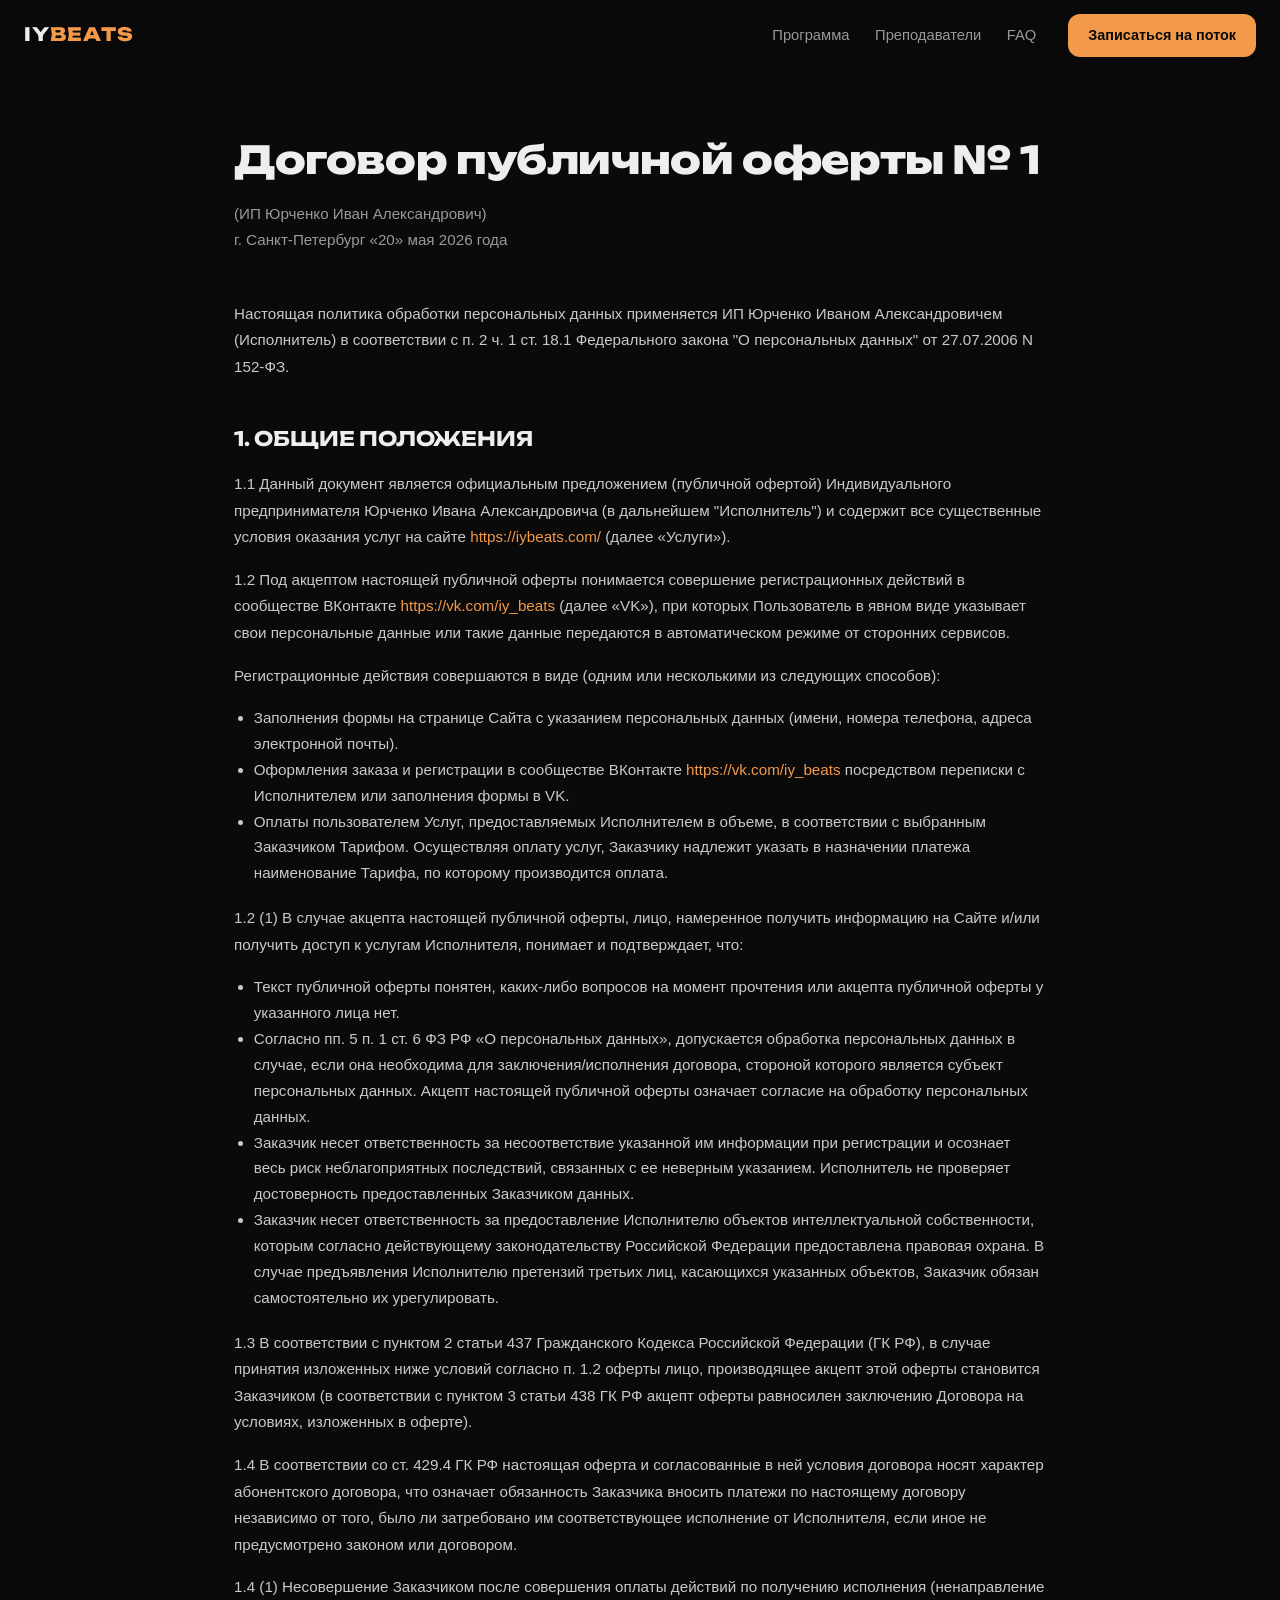
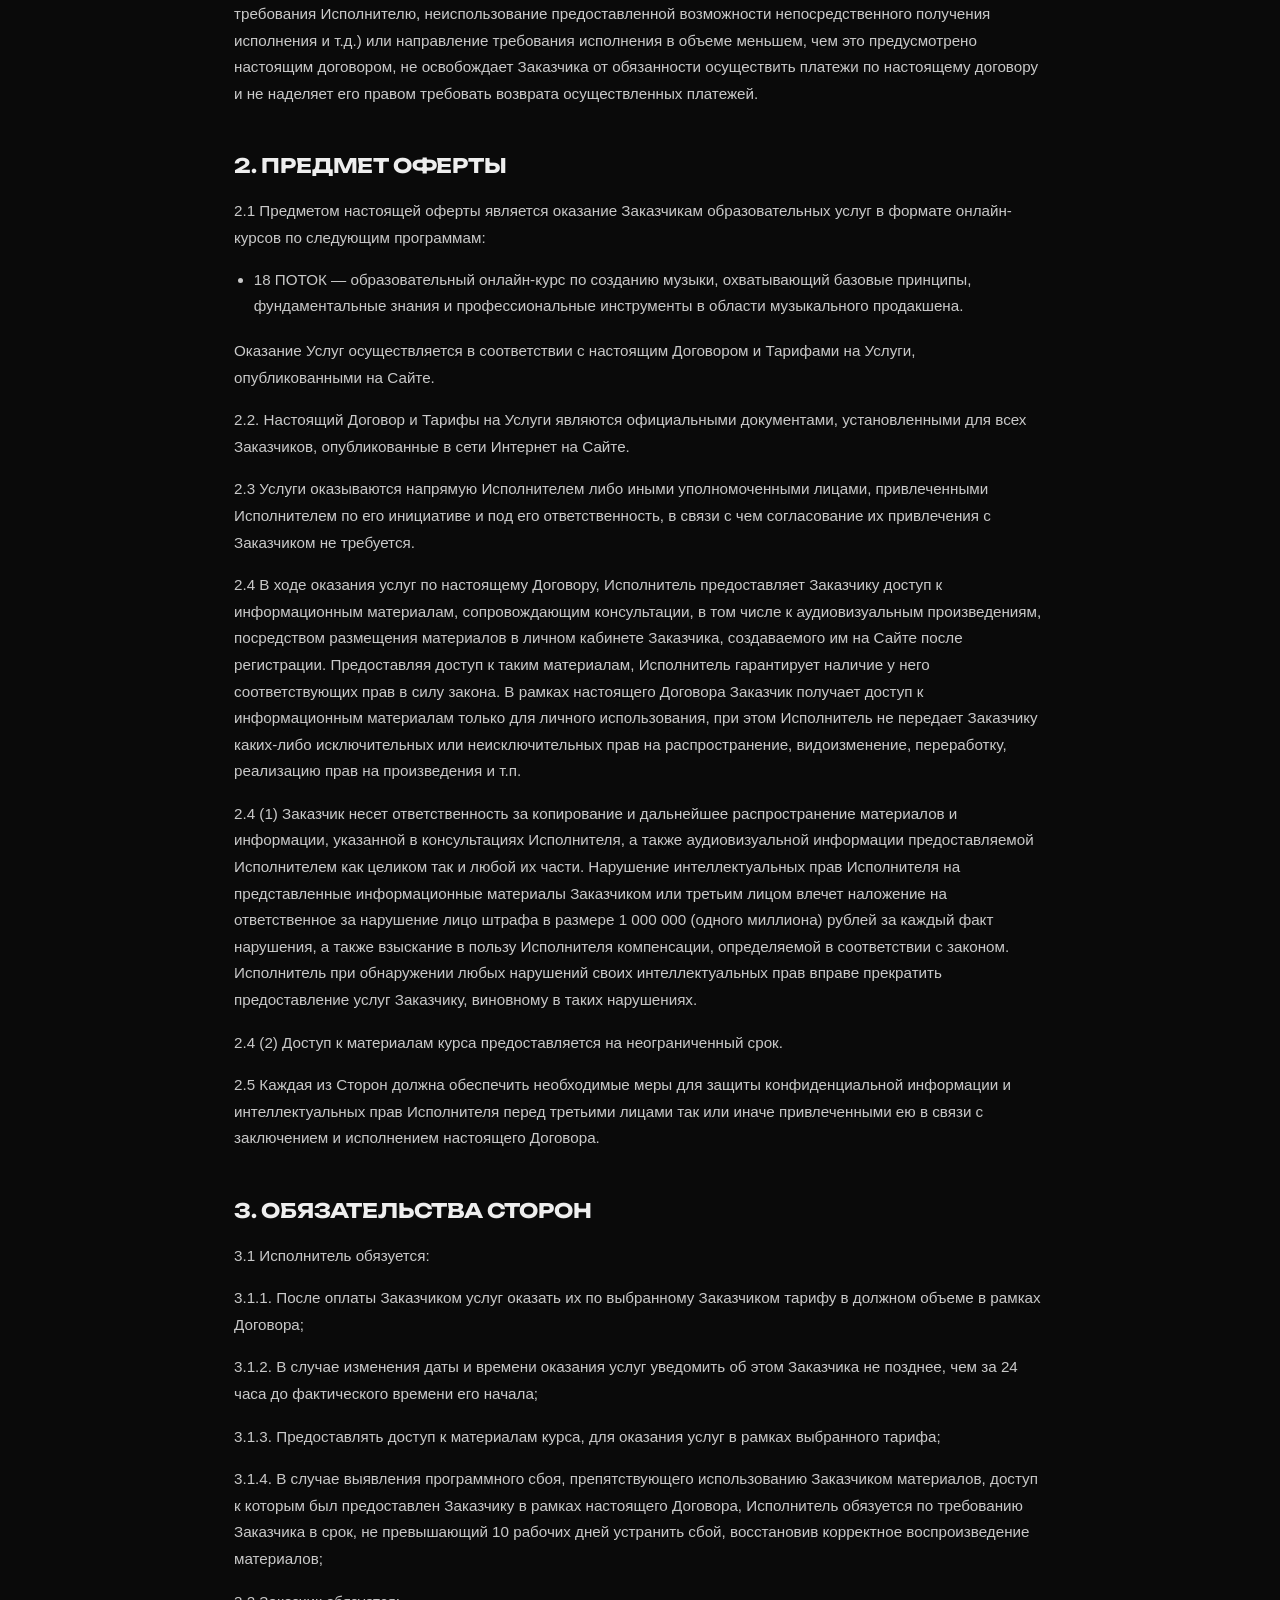
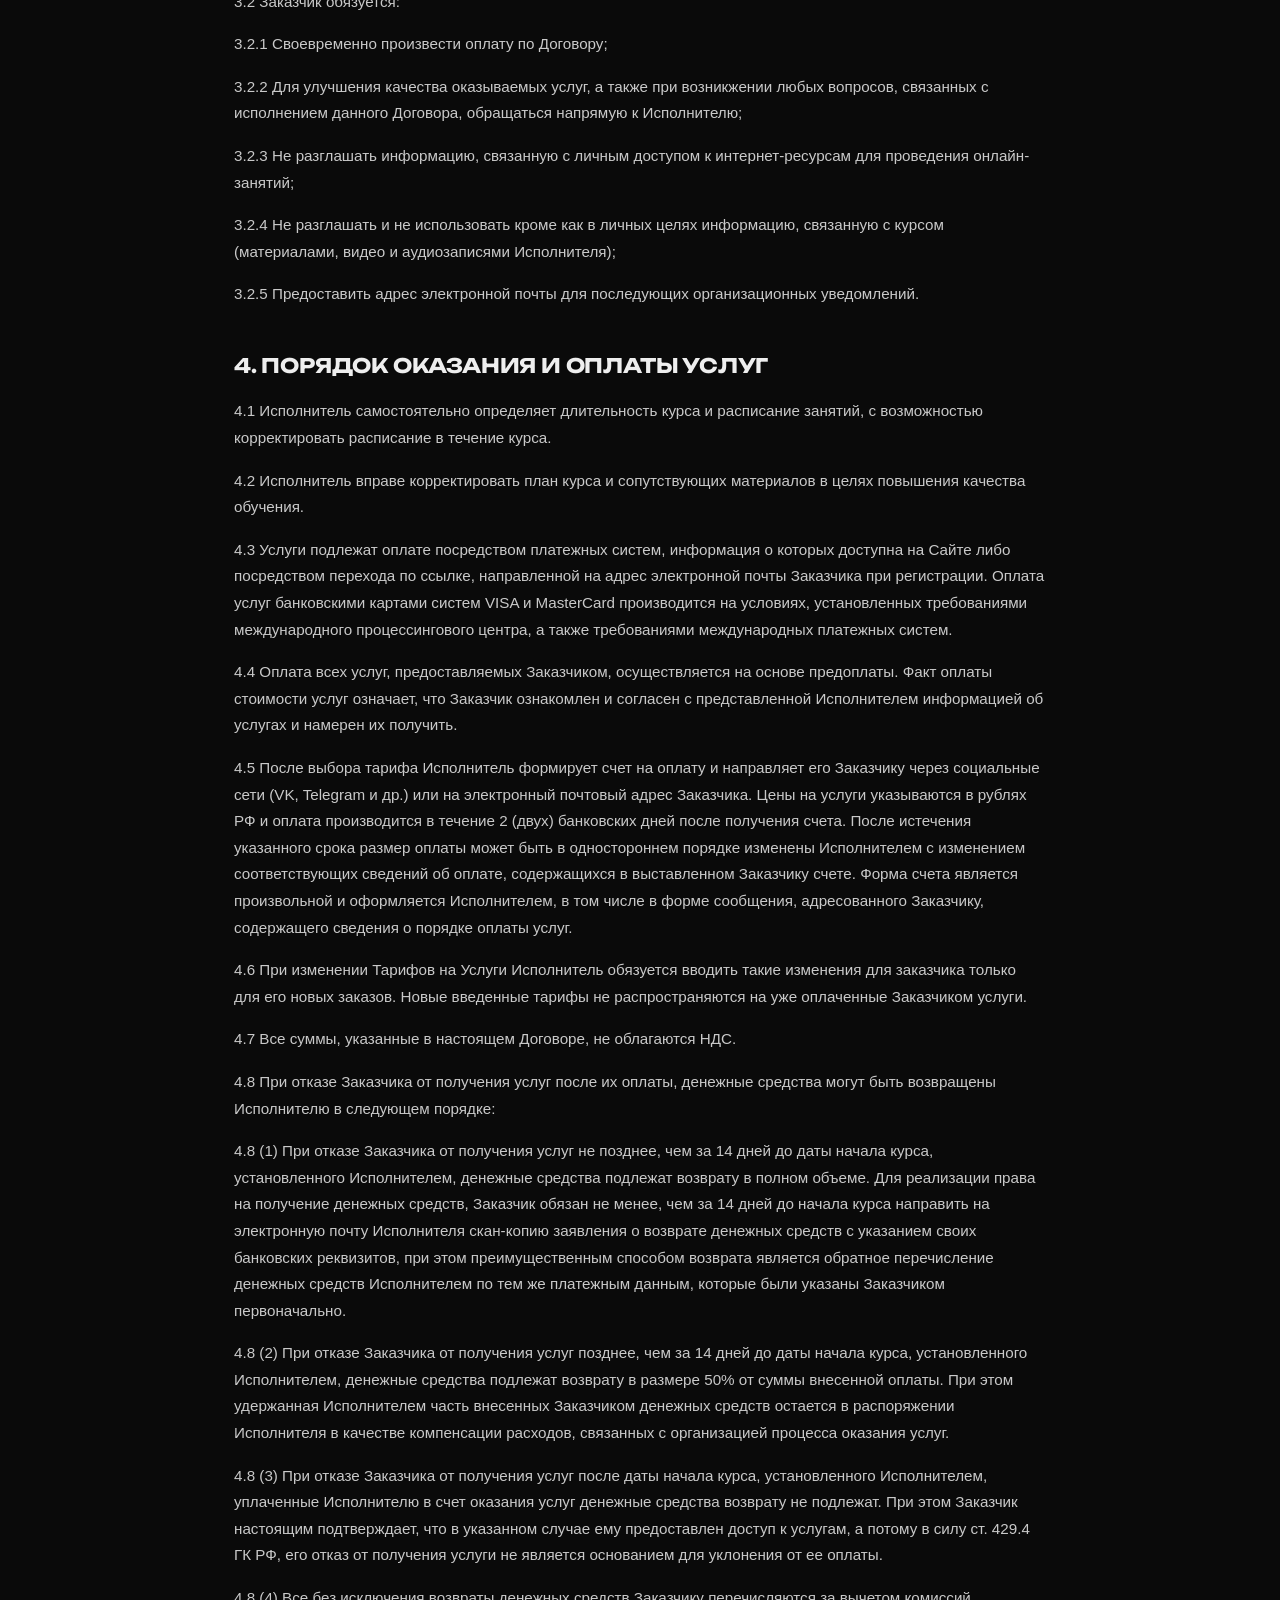
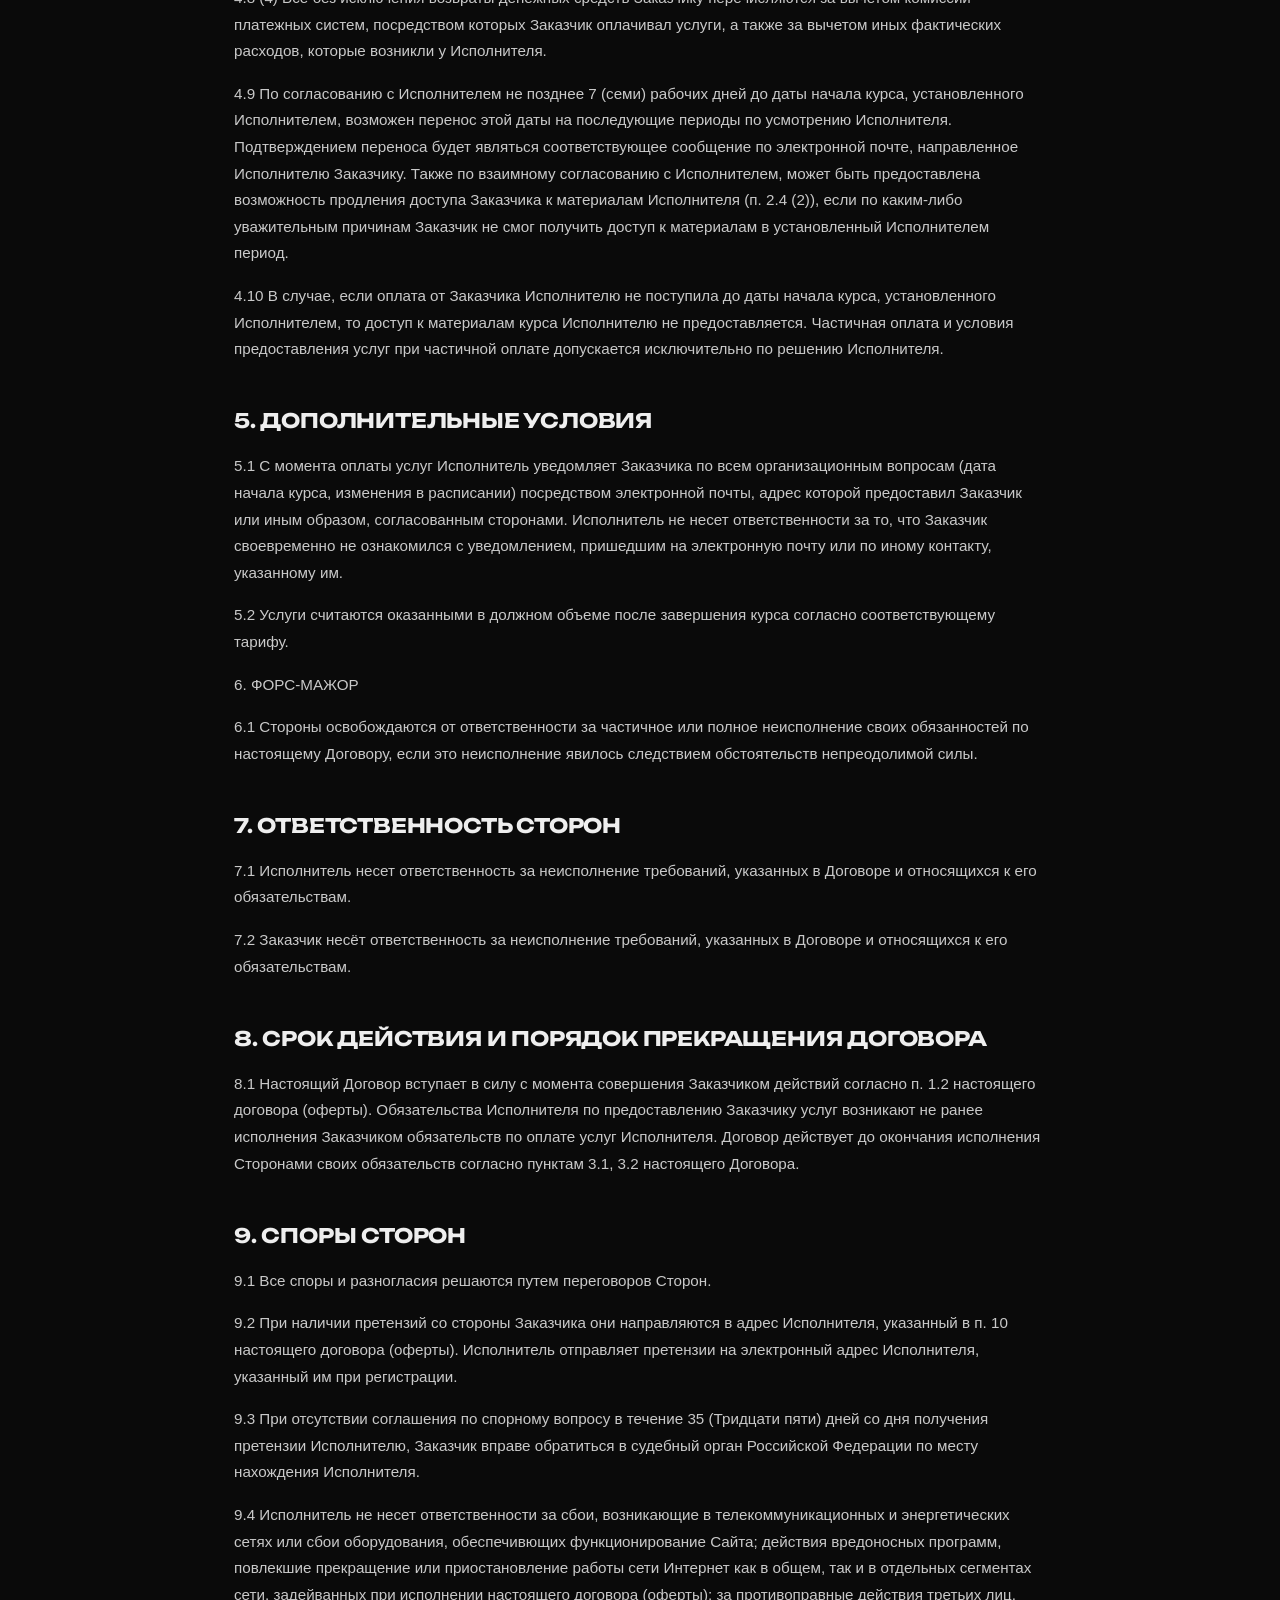
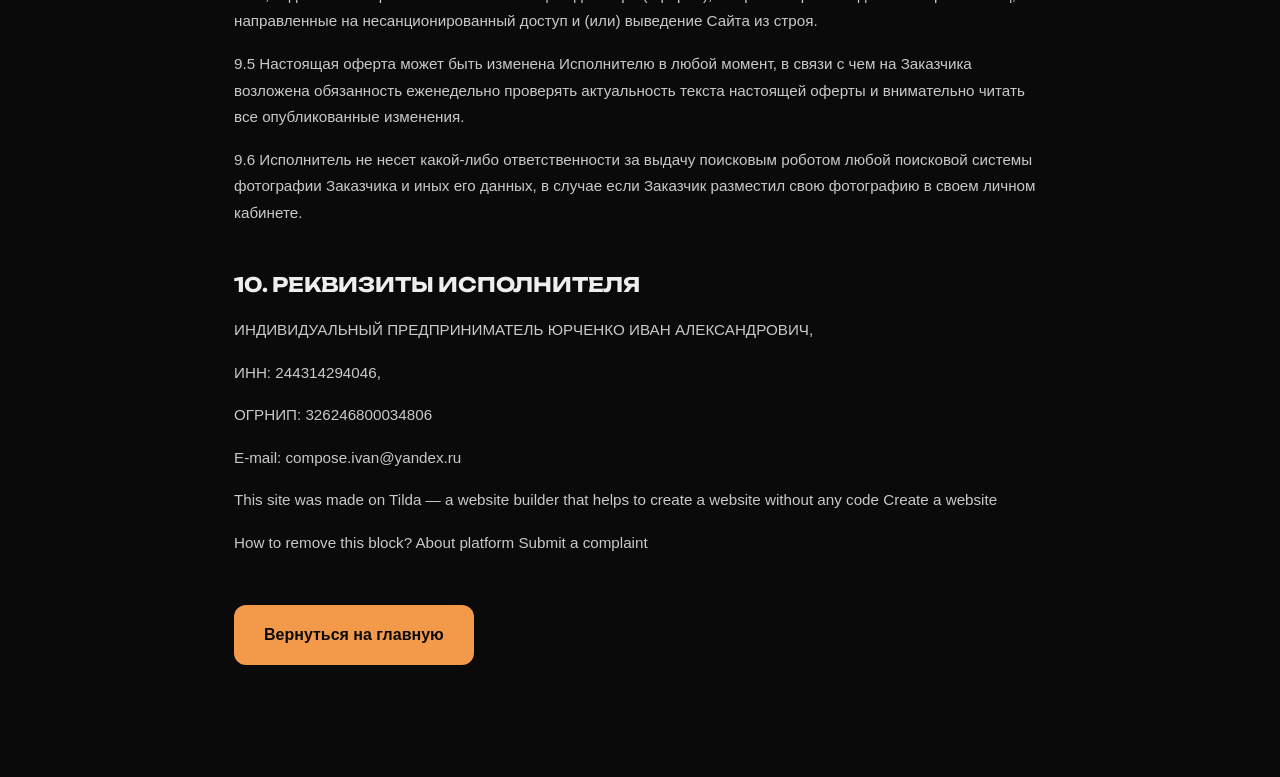
<file: oferta.html>
<!DOCTYPE html>
<html lang="ru">
<head>
<meta charset="UTF-8">
<meta name="viewport" content="width=device-width, initial-scale=1.0">
<title>Договор публичной оферты № 1 — IY BEATS</title>
<meta name="robots" content="noindex">
<meta name="theme-color" content="#0A0A0A">
<link rel="preconnect" href="https://fonts.googleapis.com">
<link rel="preconnect" href="https://fonts.gstatic.com" crossorigin>
<link href="https://fonts.googleapis.com/css2?family=Unbounded:wght@400;500;600;700;800&display=swap" rel="stylesheet">
<link rel="stylesheet" href="css/style.css">
</head>
<body>

<header class="site-header">
  <div class="header-inner">
    <a href="index.html" class="logo">IY<span>BEATS</span></a>
    <nav class="main-nav">
      <a href="index.html#program">Программа</a>
      <a href="index.html#teachers">Преподаватели</a>
      <a href="index.html#faq">FAQ</a>
    </nav>
    <a href="index.html#enroll" class="btn btn-primary btn-sm header-cta">Записаться на поток</a>
  </div>
</header>

<div class="legal-doc">
<h1>Договор публичной оферты № 1</h1>
<div class="legal-meta">(ИП Юрченко Иван Александрович)<br>г. Санкт-Петербург «20» мая 2026 года</div>
<p>Настоящая политика обработки персональных данных применяется ИП Юрченко Иваном Александровичем (Исполнитель) в соответствии с п. 2 ч. 1 ст. 18.1 Федерального закона "О персональных данных" от 27.07.2006 N 152-ФЗ.</p>
<h2>1. ОБЩИЕ ПОЛОЖЕНИЯ</h2>
<p>1.1 Данный документ является официальным предложением (публичной офертой) Индивидуального предпринимателя Юрченко Ивана Александровича (в дальнейшем "Исполнитель") и содержит все существенные условия оказания услуг на сайте <a href="https://iybeats.com/" target="_blank" rel="noopener">https://iybeats.com/</a> (далее «Услуги»).</p>
<p>1.2 Под акцептом настоящей публичной оферты понимается совершение регистрационных действий в сообществе ВКонтакте <a href="https://vk.com/iy_beats" target="_blank" rel="noopener">https://vk.com/iy_beats</a> (далее «VK»), при которых Пользователь в явном виде указывает свои персональные данные или такие данные передаются в автоматическом режиме от сторонних сервисов.</p>
<p>Регистрационные действия совершаются в виде (одним или несколькими из следующих способов):</p>
<ul>
<li>Заполнения формы на странице Сайта с указанием персональных данных (имени, номера телефона, адреса электронной почты).</li>
<li>Оформления заказа и регистрации в сообществе ВКонтакте <a href="https://vk.com/iy_beats" target="_blank" rel="noopener">https://vk.com/iy_beats</a> посредством переписки с Исполнителем или заполнения формы в VK.</li>
<li>Оплаты пользователем Услуг, предоставляемых Исполнителем в объеме, в соответствии с выбранным Заказчиком Тарифом. Осуществляя оплату услуг, Заказчику надлежит указать в назначении платежа наименование Тарифа, по которому производится оплата.</li>
</ul>
<p>1.2 (1) В случае акцепта настоящей публичной оферты, лицо, намеренное получить информацию на Сайте и/или получить доступ к услугам Исполнителя, понимает и подтверждает, что:</p>
<ul>
<li>Текст публичной оферты понятен, каких-либо вопросов на момент прочтения или акцепта публичной оферты у указанного лица нет.</li>
<li>Согласно пп. 5 п. 1 ст. 6 ФЗ РФ «О персональных данных», допускается обработка персональных данных в случае, если она необходима для заключения/исполнения договора, стороной которого является субъект персональных данных. Акцепт настоящей публичной оферты означает согласие на обработку персональных данных.</li>
<li>Заказчик несет ответственность за несоответствие указанной им информации при регистрации и осознает весь риск неблагоприятных последствий, связанных с ее неверным указанием. Исполнитель не проверяет достоверность предоставленных Заказчиком данных.</li>
<li>Заказчик несет ответственность за предоставление Исполнителю объектов интеллектуальной собственности, которым согласно действующему законодательству Российской Федерации предоставлена правовая охрана. В случае предъявления Исполнителю претензий третьих лиц, касающихся указанных объектов, Заказчик обязан самостоятельно их урегулировать.</li>
</ul>
<p>1.3 В соответствии с пунктом 2 статьи 437 Гражданского Кодекса Российской Федерации (ГК РФ), в случае принятия изложенных ниже условий согласно п. 1.2 оферты лицо, производящее акцепт этой оферты становится Заказчиком (в соответствии с пунктом 3 статьи 438 ГК РФ акцепт оферты равносилен заключению Договора на условиях, изложенных в оферте).</p>
<p>1.4 В соответствии со ст. 429.4 ГК РФ настоящая оферта и согласованные в ней условия договора носят характер абонентского договора, что означает обязанность Заказчика вносить платежи по настоящему договору независимо от того, было ли затребовано им соответствующее исполнение от Исполнителя, если иное не предусмотрено законом или договором.</p>
<p>1.4 (1) Несовершение Заказчиком после совершения оплаты действий по получению исполнения (ненаправление требования Исполнителю, неиспользование предоставленной возможности непосредственного получения исполнения и т.д.) или направление требования исполнения в объеме меньшем, чем это предусмотрено настоящим договором, не освобождает Заказчика от обязанности осуществить платежи по настоящему договору и не наделяет его правом требовать возврата осуществленных платежей.</p>
<h2>2. ПРЕДМЕТ ОФЕРТЫ</h2>
<p>2.1 Предметом настоящей оферты является оказание Заказчикам образовательных услуг в формате онлайн-курсов по следующим программам:</p>
<ul>
<li>18 ПОТОК — образовательный онлайн-курс по созданию музыки, охватывающий базовые принципы, фундаментальные знания и профессиональные инструменты в области музыкального продакшена.</li>
</ul>
<p>Оказание Услуг осуществляется в соответствии с настоящим Договором и Тарифами на Услуги, опубликованными на Сайте.</p>
<p>2.2. Настоящий Договор и Тарифы на Услуги являются официальными документами, установленными для всех Заказчиков, опубликованные в сети Интернет на Сайте.</p>
<p>2.3 Услуги оказываются напрямую Исполнителем либо иными уполномоченными лицами, привлеченными Исполнителем по его инициативе и под его ответственность, в связи с чем согласование их привлечения с Заказчиком не требуется.</p>
<p>2.4 В ходе оказания услуг по настоящему Договору, Исполнитель предоставляет Заказчику доступ к информационным материалам, сопровождающим консультации, в том числе к аудиовизуальным произведениям, посредством размещения материалов в личном кабинете Заказчика, создаваемого им на Сайте после регистрации. Предоставляя доступ к таким материалам, Исполнитель гарантирует наличие у него соответствующих прав в силу закона. В рамках настоящего Договора Заказчик получает доступ к информационным материалам только для личного использования, при этом Исполнитель не передает Заказчику каких-либо исключительных или неисключительных прав на распространение, видоизменение, переработку, реализацию прав на произведения и т.п.</p>
<p>2.4 (1) Заказчик несет ответственность за копирование и дальнейшее распространение материалов и информации, указанной в консультациях Исполнителя, а также аудиовизуальной информации предоставляемой Исполнителем как целиком так и любой их части. Нарушение интеллектуальных прав Исполнителя на представленные информационные материалы Заказчиком или третьим лицом влечет наложение на ответственное за нарушение лицо штрафа в размере 1 000 000 (одного миллиона) рублей за каждый факт нарушения, а также взыскание в пользу Исполнителя компенсации, определяемой в соответствии с законом. Исполнитель при обнаружении любых нарушений своих интеллектуальных прав вправе прекратить предоставление услуг Заказчику, виновному в таких нарушениях.</p>
<p>2.4 (2) Доступ к материалам курса предоставляется на неограниченный срок.</p>
<p>2.5 Каждая из Сторон должна обеспечить необходимые меры для защиты конфиденциальной информации и интеллектуальных прав Исполнителя перед третьими лицами так или иначе привлеченными ею в связи с заключением и исполнением настоящего Договора.</p>
<h2>3. ОБЯЗАТЕЛЬСТВА СТОРОН</h2>
<p>3.1 Исполнитель обязуется:</p>
<p>3.1.1. После оплаты Заказчиком услуг оказать их по выбранному Заказчиком тарифу в должном объеме в рамках Договора;</p>
<p>3.1.2. В случае изменения даты и времени оказания услуг уведомить об этом Заказчика не позднее, чем за 24 часа до фактического времени его начала;</p>
<p>3.1.3. Предоставлять доступ к материалам курса, для оказания услуг в рамках выбранного тарифа;</p>
<p>3.1.4. В случае выявления программного сбоя, препятствующего использованию Заказчиком материалов, доступ к которым был предоставлен Заказчику в рамках настоящего Договора, Исполнитель обязуется по требованию Заказчика в срок, не превышающий 10 рабочих дней устранить сбой, восстановив корректное воспроизведение материалов;</p>
<p>3.2 Заказчик обязуется:</p>
<p>3.2.1 Своевременно произвести оплату по Договору;</p>
<p>3.2.2 Для улучшения качества оказываемых услуг, а также при возникжении любых вопросов, связанных с исполнением данного Договора, обращаться напрямую к Исполнителю;</p>
<p>3.2.3 Не разглашать информацию, связанную с личным доступом к интернет-ресурсам для проведения онлайн-занятий;</p>
<p>3.2.4 Не разглашать и не использовать кроме как в личных целях информацию, связанную с курсом (материалами, видео и аудиозаписями Исполнителя);</p>
<p>3.2.5 Предоставить адрес электронной почты для последующих организационных уведомлений.</p>
<h2>4. ПОРЯДОК ОКАЗАНИЯ И ОПЛАТЫ УСЛУГ</h2>
<p>4.1 Исполнитель самостоятельно определяет длительность курса и расписание занятий, с возможностью корректировать расписание в течение курса.</p>
<p>4.2 Исполнитель вправе корректировать план курса и сопутствующих материалов в целях повышения качества обучения.</p>
<p>4.3 Услуги подлежат оплате посредством платежных систем, информация о которых доступна на Сайте либо посредством перехода по ссылке, направленной на адрес электронной почты Заказчика при регистрации. Оплата услуг банковскими картами систем VISA и MasterCard производится на условиях, установленных требованиями международного процессингового центра, а также требованиями международных платежных систем.</p>
<p>4.4 Оплата всех услуг, предоставляемых Заказчиком, осуществляется на основе предоплаты. Факт оплаты стоимости услуг означает, что Заказчик ознакомлен и согласен с представленной Исполнителем информацией об услугах и намерен их получить.</p>
<p>4.5 После выбора тарифа Исполнитель формирует счет на оплату и направляет его Заказчику через социальные сети (VK, Telegram и др.) или на электронный почтовый адрес Заказчика. Цены на услуги указываются в рублях РФ и оплата производится в течение 2 (двух) банковских дней после получения счета. После истечения указанного срока размер оплаты может быть в одностороннем порядке изменены Исполнителем с изменением соответствующих сведений об оплате, содержащихся в выставленном Заказчику счете. Форма счета является произвольной и оформляется Исполнителем, в том числе в форме сообщения, адресованного Заказчику, содержащего сведения о порядке оплаты услуг.</p>
<p>4.6 При изменении Тарифов на Услуги Исполнитель обязуется вводить такие изменения для заказчика только для его новых заказов. Новые введенные тарифы не распространяются на уже оплаченные Заказчиком услуги.</p>
<p>4.7 Все суммы, указанные в настоящем Договоре, не облагаются НДС.</p>
<p>4.8 При отказе Заказчика от получения услуг после их оплаты, денежные средства могут быть возвращены Исполнителю в следующем порядке:</p>
<p>4.8 (1) При отказе Заказчика от получения услуг не позднее, чем за 14 дней до даты начала курса, установленного Исполнителем, денежные средства подлежат возврату в полном объеме. Для реализации права на получение денежных средств, Заказчик обязан не менее, чем за 14 дней до начала курса направить на электронную почту Исполнителя скан-копию заявления о возврате денежных средств с указанием своих банковских реквизитов, при этом преимущественным способом возврата является обратное перечисление денежных средств Исполнителем по тем же платежным данным, которые были указаны Заказчиком первоначально.</p>
<p>4.8 (2) При отказе Заказчика от получения услуг позднее, чем за 14 дней до даты начала курса, установленного Исполнителем, денежные средства подлежат возврату в размере 50% от суммы внесенной оплаты. При этом удержанная Исполнителем часть внесенных Заказчиком денежных средств остается в распоряжении Исполнителя в качестве компенсации расходов, связанных с организацией процесса оказания услуг.</p>
<p>4.8 (3) При отказе Заказчика от получения услуг после даты начала курса, установленного Исполнителем, уплаченные Исполнителю в счет оказания услуг денежные средства возврату не подлежат. При этом Заказчик настоящим подтверждает, что в указанном случае ему предоставлен доступ к услугам, а потому в силу ст. 429.4 ГК РФ, его отказ от получения услуги не является основанием для уклонения от ее оплаты.</p>
<p>4.8 (4) Все без исключения возвраты денежных средств Заказчику перечисляются за вычетом комиссий платежных систем, посредством которых Заказчик оплачивал услуги, а также за вычетом иных фактических расходов, которые возникли у Исполнителя.</p>
<p>4.9 По согласованию с Исполнителем не позднее 7 (семи) рабочих дней до даты начала курса, установленного Исполнителем, возможен перенос этой даты на последующие периоды по усмотрению Исполнителя. Подтверждением переноса будет являться соответствующее сообщение по электронной почте, направленное Исполнителю Заказчику. Также по взаимному согласованию с Исполнителем, может быть предоставлена возможность продления доступа Заказчика к материалам Исполнителя (п. 2.4 (2)), если по каким-либо уважительным причинам Заказчик не смог получить доступ к материалам в установленный Исполнителем период.</p>
<p>4.10 В случае, если оплата от Заказчика Исполнителю не поступила до даты начала курса, установленного Исполнителем, то доступ к материалам курса Исполнителю не предоставляется. Частичная оплата и условия предоставления услуг при частичной оплате допускается исключительно по решению Исполнителя.</p>
<h2>5. ДОПОЛНИТЕЛЬНЫЕ УСЛОВИЯ</h2>
<p>5.1 С момента оплаты услуг Исполнитель уведомляет Заказчика по всем организационным вопросам (дата начала курса, изменения в расписании) посредством электронной почты, адрес которой предоставил Заказчик или иным образом, согласованным сторонами. Исполнитель не несет ответственности за то, что Заказчик своевременно не ознакомился с уведомлением, пришедшим на электронную почту или по иному контакту, указанному им.</p>
<p>5.2 Услуги считаются оказанными в должном объеме после завершения курса согласно соответствующему тарифу.</p>
<p>6. ФОРС-МАЖОР</p>
<p>6.1 Стороны освобождаются от ответственности за частичное или полное неисполнение своих обязанностей по настоящему Договору, если это неисполнение явилось следствием обстоятельств непреодолимой силы.</p>
<h2>7. ОТВЕТСТВЕННОСТЬ СТОРОН</h2>
<p>7.1 Исполнитель несет ответственность за неисполнение требований, указанных в Договоре и относящихся к его обязательствам.</p>
<p>7.2 Заказчик несёт ответственность за неисполнение требований, указанных в Договоре и относящихся к его обязательствам.</p>
<h2>8. СРОК ДЕЙСТВИЯ И ПОРЯДОК ПРЕКРАЩЕНИЯ ДОГОВОРА</h2>
<p>8.1 Настоящий Договор вступает в силу с момента совершения Заказчиком действий согласно п. 1.2 настоящего договора (оферты). Обязательства Исполнителя по предоставлению Заказчику услуг возникают не ранее исполнения Заказчиком обязательств по оплате услуг Исполнителя. Договор действует до окончания исполнения Сторонами своих обязательств согласно пунктам 3.1, 3.2 настоящего Договора.</p>
<h2>9. СПОРЫ СТОРОН</h2>
<p>9.1 Все споры и разногласия решаются путем переговоров Сторон.</p>
<p>9.2 При наличии претензий со стороны Заказчика они направляются в адрес Исполнителя, указанный в п. 10 настоящего договора (оферты). Исполнитель отправляет претензии на электронный адрес Исполнителя, указанный им при регистрации.</p>
<p>9.3 При отсутствии соглашения по спорному вопросу в течение 35 (Тридцати пяти) дней со дня получения претензии Исполнителю, Заказчик вправе обратиться в судебный орган Российской Федерации по месту нахождения Исполнителя.</p>
<p>9.4 Исполнитель не несет ответственности за сбои, возникающие в телекоммуникационных и энергетических сетях или сбои оборудования, обеспечивющих функционирование Сайта; действия вредоносных программ, повлекшие прекращение или приостановление работы сети Интернет как в общем, так и в отдельных сегментах сети, задейванных при исполнении настоящего договора (оферты); за противоправные действия третьих лиц, направленные на несанционированный доступ и (или) выведение Сайта из строя.</p>
<p>9.5 Настоящая оферта может быть изменена Исполнителю в любой момент, в связи с чем на Заказчика возложена обязанность еженедельно проверять актуальность текста настоящей оферты и внимательно читать все опубликованные изменения.</p>
<p>9.6 Исполнитель не несет какой-либо ответственности за выдачу поисковым роботом любой поисковой системы фотографии Заказчика и иных его данных, в случае если Заказчик разместил свою фотографию в своем личном кабинете.</p>
<h2>10. РЕКВИЗИТЫ ИСПОЛНИТЕЛЯ</h2>
<p>ИНДИВИДУАЛЬНЫЙ ПРЕДПРИНИМАТЕЛЬ ЮРЧЕНКО ИВАН АЛЕКСАНДРОВИЧ,</p>
<p>ИНН: 244314294046,</p>
<p>ОГРНИП: 326246800034806</p>
<p>E-mail: compose.ivan@yandex.ru</p>
<p>This site was made on Tilda — a website builder that helps to create a website without any code Create a website</p>
<p>How to remove this block? About platform Submit a complaint</p>
<p style="margin-top:3rem;"><a href="index.html" class="btn btn-primary">Вернуться на главную</a></p>
</div>

<script src="js/main.js"></script>
</body>
</html>
</file>
<file: css/style.css>
/* ============================================================
   IY BEATS — 18 Поток · лендинг
   Визуал: тёмный премиум (референсы: victorpainer.com,
   podlesnytwins.com) + фирменный оранжевый IY BEATS
   ============================================================ */

:root {
  --bg-base: #0A0A0A;
  --bg-surface: #131313;
  --bg-elevated: #191919;
  --border: #262626;
  --border-hover: #3a3a3a;
  --text-primary: #EEEEEE;
  --text-secondary: #999999;
  --accent: #F2994A;
  --accent-hover: #FFB26B;
  --accent-contrast: #0A0A0A;
  --radius: 16px;
  --header-h: 72px;
}

* { margin: 0; padding: 0; box-sizing: border-box; }

html { scroll-behavior: smooth; scroll-padding-top: calc(var(--header-h) + 16px); }

body {
  background: var(--bg-base);
  color: var(--text-primary);
  overflow-wrap: break-word;
  /* Тело текста — Manrope (читаемый); Unbounded остаётся только для display-элементов */
  font-family: 'Manrope', -apple-system, BlinkMacSystemFont, 'Segoe UI', sans-serif;
  font-size: 16px;
  line-height: 1.65;
  -webkit-font-smoothing: antialiased;
}
/* Display-шрифт — заголовки, логотип, кнопки */
.logo, h1, h2, h3, .btn {
  font-family: 'Unbounded', -apple-system, BlinkMacSystemFont, 'Segoe UI', sans-serif;
}

img { max-width: 100%; display: block; }
/* Крупный заголовок hero переносим только по пробелам (размер подобран так, что слова влезают) */
.hero h1 { overflow-wrap: normal; }
a { color: var(--accent); text-decoration: none; }
a:hover { color: var(--accent-hover); }

.container { max-width: 1120px; margin: 0 auto; padding: 0 24px; }

/* ---------- Header ---------- */
.site-header {
  position: fixed; top: 0; left: 0; right: 0; z-index: 100;
  height: var(--header-h);
  background: rgba(10, 10, 10, 0.82);
  backdrop-filter: blur(14px);
  -webkit-backdrop-filter: blur(14px);
  border-bottom: 1px solid transparent;
  transition: border-color .3s ease, background .3s ease;
}
.site-header.scrolled { border-bottom-color: var(--border); background: rgba(10, 10, 10, 0.94); }

.header-inner {
  max-width: 1280px; margin: 0 auto; padding: 0 24px;
  height: 100%; display: flex; align-items: center; gap: 2rem;
}

.logo {
  font-weight: 800; font-size: 1.15rem; letter-spacing: .06em;
  color: var(--text-primary); white-space: nowrap;
}
.logo span { color: var(--accent); }

.main-nav { display: flex; gap: 1.6rem; margin-left: auto; }
.main-nav a {
  color: var(--text-secondary); font-size: .92rem; font-weight: 500;
  transition: color .2s ease;
}
.main-nav a:hover { color: var(--text-primary); }

.header-cta { flex-shrink: 0; }

/* ---------- Buttons ---------- */
.btn {
  display: inline-block; border: none; cursor: pointer;
  font-family: inherit; font-weight: 700; text-align: center;
  transition: transform .2s ease, filter .2s ease, background .2s ease, border-color .2s ease;
}
.btn-primary {
  background: var(--accent); color: var(--accent-contrast);
  padding: 16px 30px; border-radius: 12px; font-size: 1rem;
  animation: cta-pulse 2.6s ease-in-out infinite;
}
.btn-primary:hover { background: var(--accent-hover); transform: translateY(-2px); filter: brightness(1.05); color: var(--accent-contrast); }
.btn-primary:active { transform: scale(.97); }

@keyframes cta-pulse {
  0%   { box-shadow: 0 0 0 0 rgba(242, 153, 74, .45); }
  70%  { box-shadow: 0 0 0 14px rgba(242, 153, 74, 0); }
  100% { box-shadow: 0 0 0 0 rgba(242, 153, 74, 0); }
}

.btn-ghost {
  background: transparent; color: var(--text-secondary);
  border: 1px solid rgba(255, 255, 255, .16);
  padding: 16px 30px; border-radius: 12px; font-size: 1rem;
}
.btn-ghost:hover { color: var(--text-primary); background: rgba(255, 255, 255, .05); border-color: rgba(255, 255, 255, .32); }

.btn-sm { padding: 10px 20px; font-size: .9rem; animation: none; }
@media (prefers-reduced-motion: reduce) { .btn-primary { animation: none; } }

/* ---------- Hero ---------- */
.hero {
  position: relative; overflow: hidden;
  padding: calc(var(--header-h) + 84px) 0 96px;
}
.hero::before {
  content: ""; position: absolute; inset: 0; pointer-events: none;
  background:
    radial-gradient(ellipse 70% 55% at 75% 12%, rgba(242, 153, 74, .13), transparent 62%),
    radial-gradient(ellipse 55% 45% at 12% 85%, rgba(242, 153, 74, .05), transparent 60%);
}
/* Фоновая текстура hero: скриншот FL Studio с блюром и затемнением */
.hero-bg {
  position: absolute; inset: -48px; z-index: 0; pointer-events: none;
  background: url('../assets/hero-bg.jpg') center / cover no-repeat;
  filter: blur(26px) brightness(.45) saturate(.8);
}
.hero-bg::after {
  content: ""; position: absolute; inset: 0;
  background: linear-gradient(180deg, rgba(10, 10, 10, .5) 0%, rgba(10, 10, 10, .26) 38%, rgba(10, 10, 10, .6) 78%, var(--bg-base) 100%);
}
.hero-inner {
  position: relative; z-index: 1; max-width: 1280px; margin: 0 auto;
  display: grid; grid-template-columns: .9fr 1.3fr; gap: 40px; align-items: center;
}
.hero-text { min-width: 0; }

/* Hero media: фото IY + плавающие чипы (синты / DAW) */
/* Фото IY — крупное, соразмерное тексту (без ограничения шириной) */
.hero-media { position: relative; width: 100%; justify-self: center; }
.hero-glow {
  position: absolute; inset: -14% -20%; z-index: 0; pointer-events: none;
  background: radial-gradient(ellipse at 50% 45%, rgba(242, 153, 74, .2), transparent 65%);
  filter: blur(34px);
}
.hero-photo {
  position: relative; z-index: 1; width: 100%;
  border-radius: var(--radius); border: 1px solid var(--border);
  box-shadow: 0 30px 70px rgba(0, 0, 0, .55);
}
.float-chip {
  position: absolute; z-index: 2; pointer-events: none;
  display: flex; align-items: center; justify-content: center;
  background: #fff; border-radius: 14px; padding: 8px 12px;
  box-shadow: 0 16px 36px rgba(0, 0, 0, .5);
}
.float-chip img { height: 42px; width: auto; border-radius: 6px; display: block; }
.float-chip.emoji {
  background: var(--bg-elevated); border: 1px solid var(--border);
  font-size: 1.7rem; line-height: 1; padding: 12px 15px;
}
.fc-1 { top: -26px; left: -30px; animation: chipFloat1 5.5s ease-in-out infinite; }
.fc-2 { bottom: -28px; right: -32px; animation: chipFloat2 6.5s ease-in-out .4s infinite; }
.fc-3 { top: 16%; right: -24px; animation: chipFloat3 7s ease-in-out .8s infinite; }
.fc-4 { bottom: 20%; left: -26px; animation: chipFloat4 6s ease-in-out .2s infinite; }
@keyframes chipFloat1 { 0%,100% { transform: translateY(0) rotate(-5deg); } 50% { transform: translateY(-13px) rotate(-1deg); } }
@keyframes chipFloat2 { 0%,100% { transform: translateY(0) rotate(4deg); } 50% { transform: translateY(-15px) rotate(8deg); } }
@keyframes chipFloat3 { 0%,100% { transform: translateY(0) scale(1); } 50% { transform: translateY(-11px) scale(1.07); } }
@keyframes chipFloat4 { 0%,100% { transform: translateY(0) rotate(-3deg); } 50% { transform: translateY(-12px) rotate(4deg); } }
@media (prefers-reduced-motion: reduce) {
  .float-chip { animation: none !important; }
}
html.noanim .float-chip { animation: none !important; }

.eyebrow {
  display: inline-flex; align-items: center; gap: .6rem;
  font-size: .82rem; font-weight: 600; letter-spacing: .14em; text-transform: uppercase;
  color: var(--accent); margin-bottom: 1.4rem;
}
.eyebrow::before { content: ""; width: 34px; height: 2px; background: var(--accent); border-radius: 2px; }

.hero h1 {
  font-size: clamp(2.3rem, 4.2vw, 3.2rem);
  line-height: 1.14; font-weight: 800; letter-spacing: -.02em;
}
.hero h1 .highlight { color: var(--accent); }

.typewriter-caret {
  display: inline-block; width: 3px; height: .95em; margin-left: 4px;
  background: var(--accent); vertical-align: -0.08em;
  animation: caret-blink 1s step-end infinite;
}
@keyframes caret-blink { 50% { opacity: 0; } }

.hero-subtitle {
  margin-top: 1.4rem; font-size: 1.05rem; color: var(--text-secondary); max-width: 34em;
}

.hero-checklist { list-style: none; margin-top: 1.8rem; display: grid; gap: .55rem; }
.hero-checklist li { display: flex; align-items: baseline; gap: .7rem; color: var(--text-primary); font-size: 1.02rem; }
.hero-checklist .tick { color: var(--accent); font-weight: 800; flex-shrink: 0; }

.daw-row { display: flex; align-items: center; gap: 1rem; margin-top: 2rem; flex-wrap: wrap; }
.daw-row img { height: 46px; border-radius: 9px; background: #fff; padding: 3px 8px; opacity: .95; }
.daw-row span { color: var(--text-secondary); font-size: .9rem; }

.hero-cta-row { display: flex; align-items: center; gap: 20px; margin-top: 2.4rem; flex-wrap: wrap; }

/* Social proof (паттерн victorpainer) */
.social-proof { display: flex; align-items: center; gap: .9rem; margin-left: auto; }
.sp-avatars { display: flex; }
.sp-avatars img { width: 40px; height: 40px; border-radius: 50%; object-fit: cover; border: 2px solid var(--bg-base); margin-left: -10px; }
.sp-avatars img:first-child { margin-left: 0; }
.sp-text .sp-rating { color: var(--accent); font-size: .9rem; letter-spacing: 2px; }
.sp-text .sp-count { color: var(--text-secondary); font-size: .85rem; }
.sp-text b { color: var(--text-primary); }

/* ---------- Enroll strip ---------- */
.enroll-strip {
  border-top: 1px solid rgba(242, 153, 74, .35);
  border-bottom: 1px solid rgba(242, 153, 74, .35);
  background: linear-gradient(90deg, rgba(242, 153, 74, .14), rgba(242, 153, 74, .03));
}
.enroll-strip-inner {
  display: flex; align-items: center; gap: 1rem; padding: 18px 0; flex-wrap: wrap;
}
.pulse-dot { width: 10px; height: 10px; border-radius: 50%; background: var(--accent); animation: dot-pulse 2s infinite; flex-shrink: 0; }
@keyframes dot-pulse {
  0%, 100% { box-shadow: 0 0 0 0 rgba(242, 153, 74, .6); }
  50% { box-shadow: 0 0 0 9px rgba(242, 153, 74, 0); }
}
.enroll-strip strong { font-size: 1.02rem; }
.enroll-strip .muted { color: var(--text-secondary); font-size: .92rem; }
.strip-price { color: var(--accent); font-weight: 700; }
.countdown { display: flex; gap: 8px; margin-left: auto; align-items: stretch; }
.cd-unit {
  display: flex; flex-direction: column; align-items: center; justify-content: center;
  min-width: 56px; padding: 6px 10px;
  background: rgba(10, 10, 10, .55); border: 1px solid rgba(242, 153, 74, .35); border-radius: 10px;
}
.cd-num { font-family: 'JetBrains Mono', ui-monospace, monospace; font-size: 1.05rem; font-weight: 600; color: var(--accent); line-height: 1.25; }
.cd-lab { font-size: .64rem; letter-spacing: .08em; text-transform: uppercase; color: var(--text-secondary); margin-top: 2px; white-space: nowrap; }
.cd-open {
  font-family: 'JetBrains Mono', ui-monospace, monospace; color: var(--accent); font-weight: 600;
  padding: 10px 14px; border: 1px solid rgba(242, 153, 74, .35); border-radius: 10px; background: rgba(10, 10, 10, .55);
}

/* ---------- Sections ---------- */
.section { padding: 104px 0; }
.section-alt { background: var(--bg-surface); border-top: 1px solid var(--border); border-bottom: 1px solid var(--border); }

.section-head { max-width: 720px; margin-bottom: 3.2rem; }
.section-head.centered { margin-left: auto; margin-right: auto; text-align: center; }
.section-head .eyebrow { margin-bottom: 1rem; }
.section-head h2 { font-size: clamp(1.9rem, 4vw, 2.7rem); line-height: 1.15; font-weight: 800; letter-spacing: -.015em; }
.section-head p { margin-top: .9rem; color: var(--text-secondary); font-size: 1.06rem; }

/* Фоновая текстура «Программа»: два кропа фото студии (блюр/затемнение вшиты),
   каждый затухает градиентной маской от своего угла секции */
#program { position: relative; overflow: hidden; }
.program-bg {
  position: absolute; z-index: 0; pointer-events: none;
  background-size: cover; background-position: center; background-repeat: no-repeat;
  filter: blur(6px);
}
.program-bg-a {
  top: -48px; left: -56px; width: 58%; height: 76%;
  background-image: url('../assets/program-bg-a.jpg');
  -webkit-mask-image: linear-gradient(120deg, rgba(0, 0, 0, .95) 28%, transparent 74%);
  mask-image: linear-gradient(120deg, rgba(0, 0, 0, .95) 28%, transparent 74%);
}
.program-bg-b {
  bottom: -48px; right: -56px; width: 50%; height: 64%;
  background-image: url('../assets/program-bg-b.jpg');
  -webkit-mask-image: linear-gradient(300deg, rgba(0, 0, 0, .9) 28%, transparent 74%);
  mask-image: linear-gradient(300deg, rgba(0, 0, 0, .9) 28%, transparent 74%);
}
#program .container { position: relative; z-index: 1; }

/* ---------- Card grids ---------- */
.grid-3 { display: grid; grid-template-columns: repeat(3, 1fr); gap: 20px; }
.grid-4 { display: grid; grid-template-columns: repeat(4, 1fr); gap: 20px; }
/* Unbounded — широкий шрифт: не даём длинным словам раздувать fr-колонки */
.grid-3 > *, .grid-4 > * { min-width: 0; }

.card {
  background: var(--bg-elevated); border: 1px solid var(--border);
  border-radius: var(--radius); padding: 30px 28px;
  transition: transform .25s ease, border-color .25s ease;
}
.card:hover { transform: translateY(-4px); border-color: rgba(242, 153, 74, .5); }
.card .card-icon { font-size: 1.9rem; margin-bottom: 1rem; display: block; }
.card h3 { font-size: 1.08rem; font-weight: 700; margin-bottom: .55rem; letter-spacing: -.01em; }
.card p, .card li { color: var(--text-secondary); font-size: .94rem; line-height: 1.6; }

/* ---------- Comparison (до/после) ---------- */
.compare { display: grid; grid-template-columns: 1fr 1fr; gap: 20px; }
.compare-col { border-radius: var(--radius); padding: 34px 30px; border: 1px solid var(--border); background: var(--bg-elevated); }
.compare-col.after { border-color: rgba(242, 153, 74, .55); background: linear-gradient(160deg, rgba(242, 153, 74, .09), var(--bg-elevated) 55%); }
.compare-col h3 { font-size: 1rem; text-transform: uppercase; letter-spacing: .1em; color: var(--text-secondary); margin-bottom: 1.4rem; }
.compare-col.after h3 { color: var(--accent); }
.compare-list { list-style: none; display: grid; gap: .95rem; }
.compare-list li { display: flex; gap: .8rem; align-items: baseline; font-size: .97rem; }
.compare-list .mark { font-weight: 800; flex-shrink: 0; }
.compare-col.before .mark { color: #666; }
.compare-col.after .mark { color: var(--accent); }

/* ---------- Offer / Price ---------- */
.offer-split { display: grid; grid-template-columns: 1.2fr .9fr; gap: 48px; align-items: center; }
.offer-list .mark { color: var(--accent); }
.price-card { background: var(--bg-elevated); border: 1px solid var(--border); border-radius: var(--radius); padding: 34px 30px; text-align: center; }
.price-label { font-family: 'JetBrains Mono', ui-monospace, monospace; font-size: .78rem; letter-spacing: .06em; color: var(--text-secondary); display: block; margin-bottom: .55rem; }
.price-value { font-family: 'Unbounded', -apple-system, BlinkMacSystemFont, 'Segoe UI', sans-serif; font-weight: 800; font-size: 2.9rem; line-height: 1.1; letter-spacing: -.01em; }
.price-value span { font-size: 1.6rem; color: var(--accent); }
.price-note { color: var(--text-secondary); font-size: .9rem; line-height: 1.5; margin: .85rem 0 1.4rem; }

/* ---------- Program list + mindmap ---------- */
.program-split { display: grid; grid-template-columns: 1fr 1.15fr; gap: 48px; align-items: center; }
.program-list { counter-reset: prog; list-style: none; display: grid; gap: .35rem; }
.program-list li {
  counter-increment: prog; position: relative; padding: .72rem 0 .72rem 3.4rem;
  border-bottom: 1px solid var(--border); font-size: 1.02rem;
}
.program-list li::before {
  content: "0" counter(prog);
  position: absolute; left: 0; top: .72rem;
  font-family: 'JetBrains Mono', ui-monospace, monospace;
  color: var(--accent); font-size: .95rem; font-weight: 600;
}
.program-note {
  margin-top: 1.8rem; padding: 20px 24px; border: 1px solid var(--border);
  border-radius: 12px; background: var(--bg-elevated); font-size: .93rem; color: var(--text-secondary);
}
.program-note b { color: var(--text-primary); }

.mindmap-frame { border-radius: var(--radius); overflow: hidden; border: 1px solid var(--border); background: #0d0d0d; }
.mindmap-frame img { width: 100%; }

/* ---------- Stages (этапы) ---------- */
.stage-card {
  display: grid; grid-template-columns: 1.05fr 1fr; gap: 40px; align-items: center;
  background: var(--bg-elevated); border: 1px solid var(--border);
  border-radius: calc(var(--radius) + 4px); padding: 36px; margin-bottom: 22px;
}
.stage-card:nth-child(even) .stage-media { order: 2; }
.stage-media img { width: 100%; border-radius: 12px; background: #0d0d0d; }
.stage-num { font-family: 'JetBrains Mono', ui-monospace, monospace; color: var(--accent); font-size: .85rem; letter-spacing: .14em; }
.stage-card h3 { font-size: 1.35rem; font-weight: 800; margin: .5rem 0 .8rem; letter-spacing: -.01em; }
.stage-card p { color: var(--text-secondary); font-size: .97rem; }

/* ---------- Teachers ---------- */
.teacher-grid { display: grid; grid-template-columns: repeat(3, 1fr); gap: 22px; }
.teacher-card { background: var(--bg-elevated); border: 1px solid var(--border); border-radius: var(--radius); overflow: hidden; transition: transform .25s ease, border-color .25s ease; }
.teacher-card:hover { transform: translateY(-4px); border-color: rgba(242, 153, 74, .5); }
.teacher-photo { aspect-ratio: 4/4.6; overflow: hidden; background: #0d0d0d; }
.teacher-photo img { width: 100%; height: 100%; object-fit: cover; filter: saturate(.85) contrast(1.02); transition: transform .4s ease, filter .3s ease; }
.teacher-card:hover .teacher-photo img { transform: scale(1.04); filter: saturate(1); }
.teacher-info { padding: 20px 22px 24px; }
.teacher-info h3 { font-size: 1.05rem; font-weight: 700; }
.teacher-role { color: var(--accent); font-family: 'JetBrains Mono', ui-monospace, monospace; font-size: .78rem; letter-spacing: .06em; margin: .3rem 0 .6rem; display: block; }
.teacher-info p { color: var(--text-secondary); font-size: .88rem; line-height: 1.55; }

/* ---------- Reviews ---------- */
.review-card { position: relative; background: var(--bg-elevated); border: 1px solid var(--border); border-radius: var(--radius); padding: 30px 28px 26px; }
.review-card::before { content: "\201C"; position: absolute; top: 14px; right: 22px; font-size: 4rem; line-height: 1; color: rgba(242, 153, 74, .22); }
.review-card p { font-style: italic; color: var(--text-primary); font-size: .96rem; }
.review-author { margin-top: 1.1rem; color: var(--accent); font-weight: 600; font-size: .87rem; }

/* ---------- FAQ ---------- */
.faq-wrap { max-width: 820px; margin: 0 auto; }

details.faq-item { border: 1px solid var(--border); border-radius: 12px; background: var(--bg-elevated); margin-bottom: 10px; overflow: hidden; transition: border-color .25s ease; }
details.faq-item[open] { border-color: rgba(242, 153, 74, .5); }
details.faq-item summary {
  cursor: pointer; list-style: none; position: relative;
  padding: 18px 56px 18px 22px; font-weight: 600; font-size: .98rem; color: var(--text-primary);
}
details.faq-item summary::-webkit-details-marker { display: none; }
details.faq-item summary::after {
  content: "+"; position: absolute; right: 22px; top: 50%; transform: translateY(-50%);
  color: var(--accent); font-size: 1.5rem; font-weight: 400; transition: transform .25s ease;
}
details.faq-item[open] summary::after { content: "\2013"; }
details.faq-item .faq-a { padding: 0 22px 20px; color: var(--text-secondary); font-size: .94rem; line-height: 1.7; }

/* ---------- Final CTA ---------- */
.final-cta { text-align: center; position: relative; overflow: hidden; }
.final-cta::before {
  content: ""; position: absolute; inset: 0; pointer-events: none;
  background: radial-gradient(ellipse 65% 90% at 50% 115%, rgba(242, 153, 74, .16), transparent 65%);
}
.final-cta > * { position: relative; }
.final-cta h2 { font-size: clamp(2rem, 5vw, 3.1rem); font-weight: 800; letter-spacing: -.02em; line-height: 1.12; }
.final-cta p { color: var(--text-secondary); max-width: 40em; margin: 1.2rem auto 2.2rem; font-size: 1.06rem; }

/* ---------- Footer ---------- */
.site-footer { border-top: 1px solid var(--border); background: #070707; padding: 56px 0 40px; }
.footer-grid { display: flex; justify-content: space-between; gap: 2rem; flex-wrap: wrap; align-items: flex-start; }
.footer-brand .logo { font-size: 1.3rem; }
.footer-brand p { color: var(--text-secondary); font-size: .85rem; margin-top: .6rem; max-width: 30em; }
.footer-links { display: grid; gap: .55rem; }
.footer-links a, .footer-links span { color: var(--text-secondary); font-size: .9rem; }
.footer-links a:hover { color: var(--accent); }
.footer-legal { margin-top: 2.6rem; padding-top: 1.4rem; border-top: 1px solid var(--border); display: flex; justify-content: space-between; gap: 1rem; flex-wrap: wrap; color: #555; font-size: .8rem; }

/* ---------- Reveal on scroll ----------
   Скрыто только если JS включил html.js — без JS контент всегда виден */
html.js .reveal { opacity: 0; transform: translateY(26px); transition: opacity .7s ease, transform .7s ease; }
html.js .reveal.visible { opacity: 1; transform: none; }
html.noanim .reveal, html.noanim .btn-primary { transition: none !important; animation: none !important; }
@media (prefers-reduced-motion: reduce) {
  html.js .reveal { opacity: 1; transform: none; transition: none; }
}

/* ---------- Oferta page ---------- */
.legal-doc { max-width: 860px; margin: 0 auto; padding: calc(var(--header-h) + 56px) 24px 96px; }
.legal-doc h1 { font-size: clamp(1.7rem, 4vw, 2.4rem); font-weight: 800; letter-spacing: -.01em; margin-bottom: .6rem; }
.legal-meta { color: var(--text-secondary); font-size: .95rem; margin-bottom: 3rem; line-height: 1.7; }
.legal-doc h2 { font-size: 1.25rem; font-weight: 700; margin: 2.6rem 0 1rem; color: var(--text-primary); letter-spacing: -.01em; }
.legal-doc p { color: #c9c9c9; font-size: .95rem; line-height: 1.75; margin-bottom: 1rem; }
.legal-doc ul { margin: 0 0 1.2rem 1.3em; color: #c9c9c9; font-size: .95rem; line-height: 1.7; }

/* ---------- Video section (после первого блока) ---------- */
.video-section { padding: 40px 0 8px; }
.video-frame {
  position: relative; width: 100%; aspect-ratio: 16 / 9;
  border-radius: var(--radius); overflow: hidden;
  border: 1px solid var(--border); background: #0d0d0d;
  box-shadow: 0 24px 60px rgba(0, 0, 0, .5);
}
.video-embed { position: absolute; inset: 0; width: 100%; height: 100%; border: 0; display: none; }
.video-frame.loaded .video-embed { display: block; }
.video-frame.loaded .video-placeholder { display: none; }
.video-placeholder {
  position: absolute; inset: 0;
  display: flex; flex-direction: column; align-items: center; justify-content: center; gap: 14px;
  background:
    radial-gradient(ellipse at 50% 40%, rgba(242, 153, 74, .08), transparent 60%),
    linear-gradient(160deg, #141414, #0c0c0c);
  color: var(--text-secondary); font-size: .95rem;
}
.video-frame .vp-link { cursor: pointer; }
.video-frame .vp-link:hover .vp-play { background: rgba(242, 153, 74, .2); box-shadow: 0 0 0 12px rgba(242, 153, 74, .08); }
.vp-play {
  width: 72px; height: 72px; border-radius: 50%;
  display: flex; align-items: center; justify-content: center;
  background: rgba(242, 153, 74, .12); border: 1px solid rgba(242, 153, 74, .4);
  color: var(--accent); box-shadow: 0 0 0 8px rgba(242, 153, 74, .06);
}

/* ---------- Lightbox (zoom фото) ---------- */
img[data-lightbox] { cursor: zoom-in; transition: transform .25s ease, filter .25s ease; }
img[data-lightbox]:hover { transform: scale(1.015); filter: brightness(1.06); }
.mindmap-frame.zoomable { position: relative; }
.mindmap-frame.zoomable::after {
  content: "нажмите, чтобы рассмотреть";
  position: absolute; right: 14px; bottom: 14px;
  padding: 7px 12px; border-radius: 999px;
  background: rgba(10, 10, 10, .8); border: 1px solid var(--border);
  backdrop-filter: blur(6px); -webkit-backdrop-filter: blur(6px);
  color: var(--text-secondary); font-size: .78rem; letter-spacing: .02em;
  opacity: 0; transform: translateY(4px); transition: opacity .25s ease, transform .25s ease;
  pointer-events: none;
}
.mindmap-frame.zoomable:hover::after,
.mindmap-frame.zoomable:focus-within::after { opacity: 1; transform: translateY(0); }
@media (hover: none) {
  .mindmap-frame.zoomable::after { opacity: .85; transform: none; }
}

.lightbox {
  position: fixed; inset: 0; z-index: 1000;
  display: none; align-items: center; justify-content: center;
  background: rgba(5, 5, 5, .93);
  backdrop-filter: blur(8px); -webkit-backdrop-filter: blur(8px);
}
.lightbox.open { display: flex; }
.lb-viewport {
  position: relative; width: 100%; height: 100%;
  overflow: hidden; touch-action: none; cursor: grab;
}
.lb-viewport.grabbing { cursor: grabbing; }
.lb-img {
  position: absolute; top: 0; left: 0;
  max-width: none; width: auto; height: auto;
  transform-origin: 0 0; will-change: transform;
  user-select: none; -webkit-user-drag: none;
}
.lb-close {
  position: absolute; top: 16px; right: 16px; z-index: 2;
  width: 44px; height: 44px; border-radius: 50%;
  display: flex; align-items: center; justify-content: center;
  background: rgba(20, 20, 20, .8); border: 1px solid var(--border);
  color: var(--text-primary); font-size: 1.1rem; line-height: 1; cursor: pointer;
  transition: border-color .2s ease, background .2s ease;
}
.lb-close:hover { border-color: var(--accent); background: rgba(30, 30, 30, .9); }
.lb-hint {
  position: absolute; bottom: 16px; left: 50%; transform: translateX(-50%);
  color: #777; font-size: .8rem; white-space: nowrap;
  pointer-events: none; z-index: 2;
}
@media (max-width: 720px) { .lb-hint { display: none; } }

/* ---------- Responsive ---------- */
@media (max-width: 980px) {
  .offer-split { grid-template-columns: 1fr; gap: 32px; }
  .price-card { max-width: 460px; margin: 0 auto; width: 100%; }
  .grid-4 { grid-template-columns: repeat(2, 1fr); }
  .teacher-grid { grid-template-columns: repeat(2, 1fr); }
  .program-split { grid-template-columns: 1fr; gap: 36px; }
  .stage-card { grid-template-columns: 1fr; padding: 28px; gap: 24px; }
  .stage-card:nth-child(even) .stage-media { order: 0; }
  .hero-inner { grid-template-columns: 1fr; gap: 44px; }
  .hero-media { max-width: 640px; margin: 8px auto 0; }
}
@media (max-width: 560px) {
  .float-chip img { height: 26px; }
  .float-chip.emoji { font-size: 1.3rem; padding: 9px 12px; }
  .fc-1 { top: -18px; left: -10px; }
  .fc-2 { bottom: -20px; right: -10px; }
  .fc-3 { right: -8px; }
  .fc-4 { left: -8px; }
}
@media (max-width: 720px) {
  .main-nav { display: none; }
  .grid-3, .compare { grid-template-columns: 1fr; }
  .section { padding: 72px 0; }
  .hero { padding-top: calc(var(--header-h) + 56px); }
  .social-proof { margin-left: 0; width: 100%; }
  .header-inner { gap: 1rem; }
  .header-cta { padding: 10px 14px; font-size: .78rem; letter-spacing: 0; white-space: nowrap; }
  .countdown { margin-left: 0; width: 100%; justify-content: space-between; }
  .cd-unit { flex: 1; min-width: 0; }
  .enroll-cta { width: 100%; }
}
</file>
